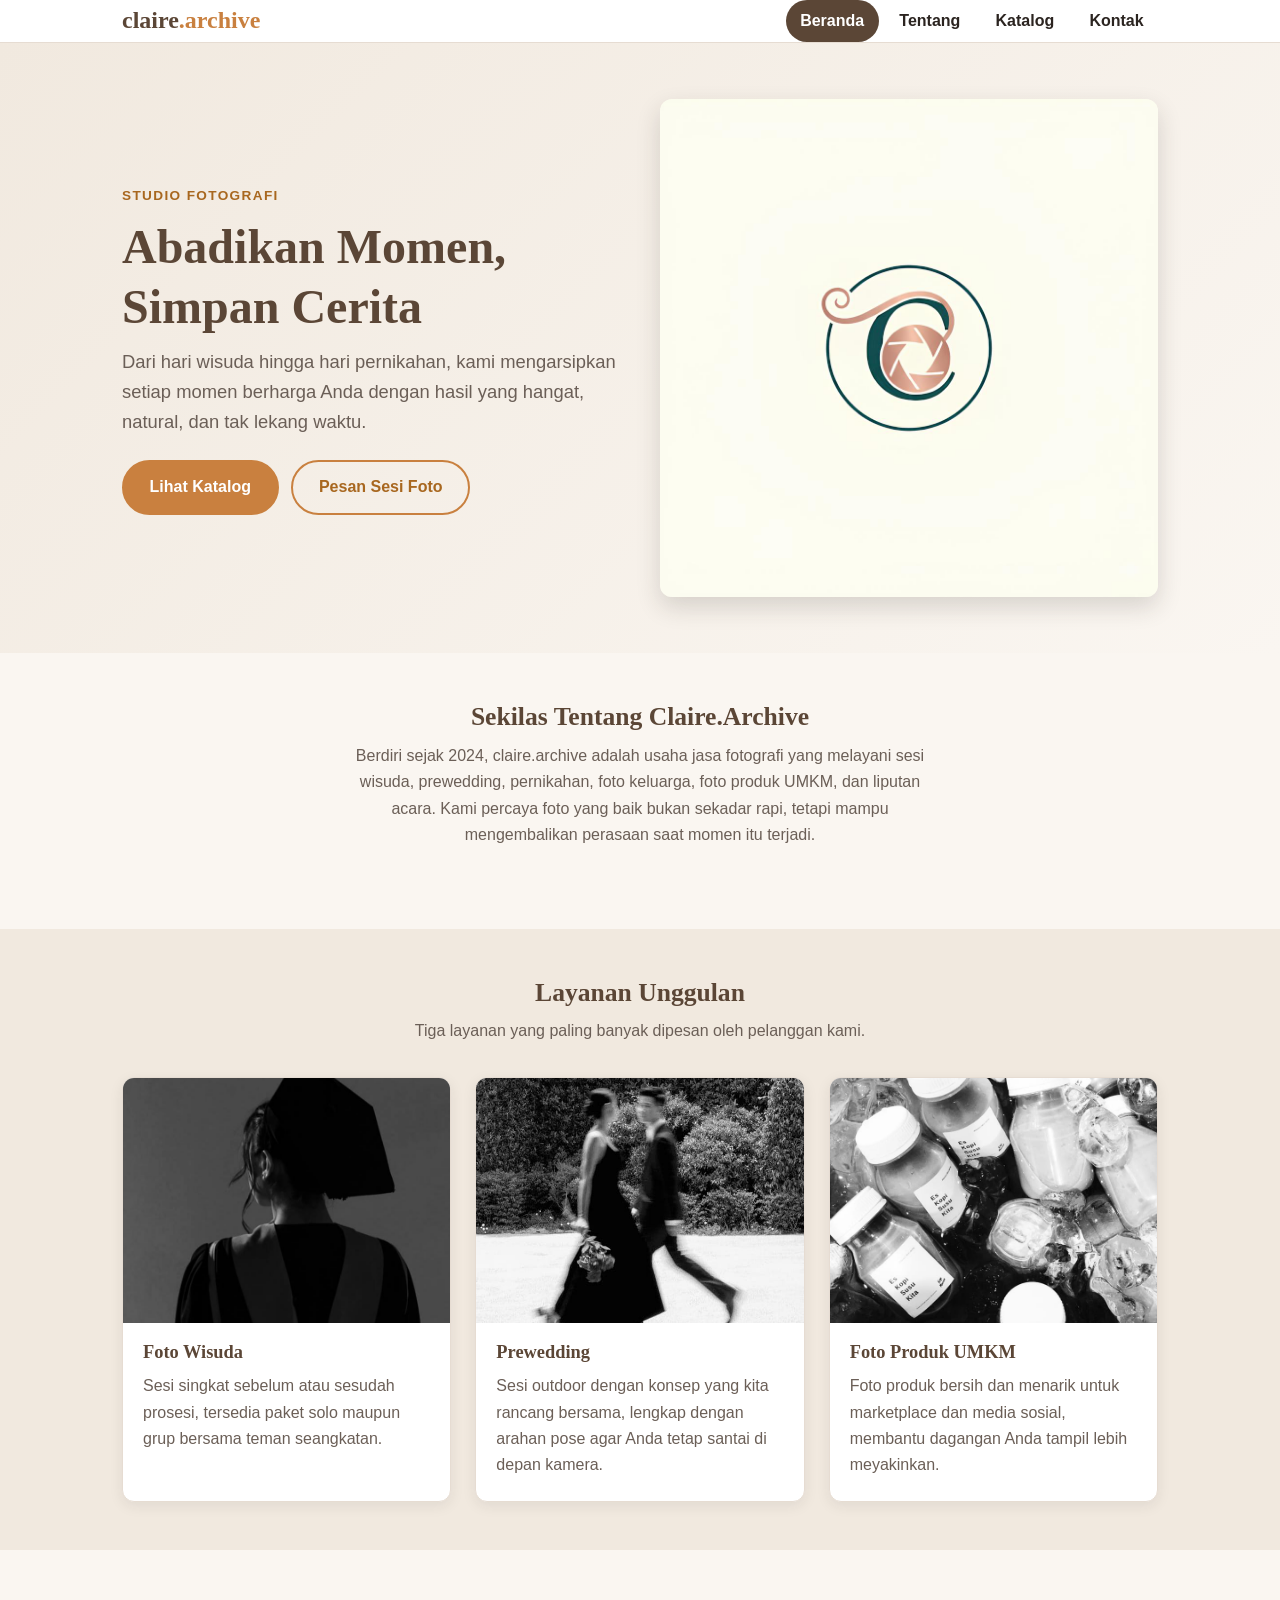
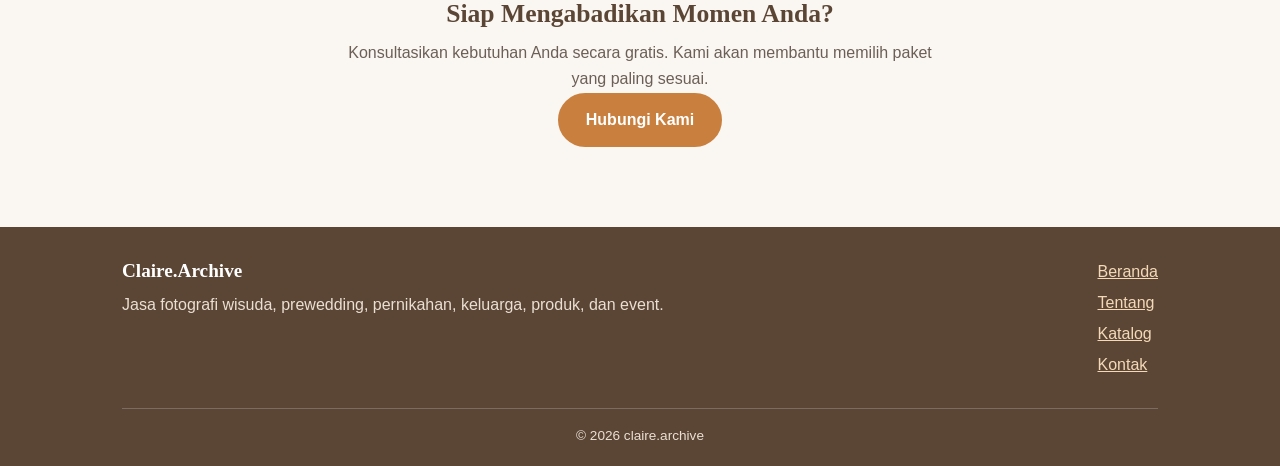
<file: tugas-uts/index.html>
<!DOCTYPE html>
<html lang="id">
<head>
  <meta charset="UTF-8">
  <meta name="viewport" content="width=device-width, initial-scale=1.0">
  <meta name="description" content="claire.archive, jasa fotografi wisuda, prewedding, pernikahan, keluarga, dan produk dengan hasil yang hangat dan natural.">
  <title>Beranda | claire.archive - Jasa Fotografi</title>
  <link rel="stylesheet" href="css/style.css">
</head>
<body>
  <header class="site-header">
    <div class="container header-inner">
      <a href="index.html" class="logo">claire<span>.archive</span></a>
      <button class="menu-toggle" id="menuToggle" type="button" aria-expanded="false" aria-controls="menuUtama" aria-label="Buka menu navigasi">&#9776;</button>
      <nav class="nav" id="menuUtama" aria-label="Navigasi utama">
        <ul class="nav-list">
          <li><a href="index.html" aria-current="page">Beranda</a></li>
          <li><a href="tentang.html">Tentang</a></li>
          <li><a href="katalog.html">Katalog</a></li>
          <li><a href="kontak.html">Kontak</a></li>
        </ul>
      </nav>
    </div>
  </header>

  <main>
    <section class="hero" aria-labelledby="judul-hero">
      <div class="container hero-inner">
        <div class="hero-teks">
          <span class="hero-label">Studio Fotografi</span>
          <h1 id="judul-hero">Abadikan Momen, Simpan Cerita</h1>
          <p class="hero-tagline">Dari hari wisuda hingga hari pernikahan, kami mengarsipkan setiap momen berharga Anda dengan hasil yang hangat, natural, dan tak lekang waktu.</p>
          <div class="hero-aksi">
            <a href="katalog.html" class="btn">Lihat Katalog</a>
            <a href="kontak.html" class="btn btn-outline">Pesan Sesi Foto</a>
          </div>
        </div>
        <div class="hero-gambar">
          <img src="img/claire.jpeg " alt="Fotografer Claire.Archive sedang memotret pasangan di taman saat golden hour" width="800" height="600">
        </div>
      </div>
    </section>

    <section class="section" aria-labelledby="judul-ringkasan">
      <div class="container">
        <div class="section-judul">
          <h2 id="judul-ringkasan">Sekilas Tentang Claire.Archive</h2>
          <p>Berdiri sejak 2024, claire.archive adalah usaha jasa fotografi yang melayani sesi wisuda, prewedding, pernikahan, foto keluarga, foto produk UMKM, dan liputan acara. Kami percaya foto yang baik bukan sekadar rapi, tetapi mampu mengembalikan perasaan saat momen itu terjadi.</p>
        </div>
      </div>
    </section>

    <section class="section section-alt" aria-labelledby="judul-unggulan">
      <div class="container">
        <div class="section-judul">
          <h2 id="judul-unggulan">Layanan Unggulan</h2>
          <p>Tiga layanan yang paling banyak dipesan oleh pelanggan kami.</p>
        </div>
        <div class="grid-3">
          <article class="card">
            <img src="img/wisuda.jpeg" alt="Wisudawati berpose memegang buket bunga di depan gedung kampus" width="800" height="600">
            <div class="card-isi">
              <h3>Foto Wisuda</h3>
              <p>Sesi singkat sebelum atau sesudah prosesi, tersedia paket solo maupun grup bersama teman seangkatan.</p>
            </div>
          </article>
          <article class="card">
            <img src="img/prewed.jpeg" alt="Pasangan prewedding berjalan bergandengan tangan di tepi pantai saat matahari terbenam" width="800" height="600">
            <div class="card-isi">
              <h3>Prewedding</h3>
              <p>Sesi outdoor dengan konsep yang kita rancang bersama, lengkap dengan arahan pose agar Anda tetap santai di depan kamera.</p>
            </div>
          </article>
          <article class="card">
            <img src="img/produk.jpeg" alt="Produk kerajinan tangan ditata rapi di atas meja dengan pencahayaan lembut" width="800" height="600">
            <div class="card-isi">
              <h3>Foto Produk UMKM</h3>
              <p>Foto produk bersih dan menarik untuk marketplace dan media sosial, membantu dagangan Anda tampil lebih meyakinkan.</p>
            </div>
          </article>
        </div>
      </div>
    </section>

    <section class="section" aria-labelledby="judul-ajakan">
      <div class="container section-judul">
        <h2 id="judul-ajakan">Siap Mengabadikan Momen Anda?</h2>
        <p>Konsultasikan kebutuhan Anda secara gratis. Kami akan membantu memilih paket yang paling sesuai.</p>
        <a href="kontak.html" class="btn">Hubungi Kami</a>
      </div>
    </section>
  </main>

  <footer class="site-footer">
    <div class="container">
      <div class="footer-inner">
        <div>
          <h2>Claire.Archive</h2>
          <p>Jasa fotografi wisuda, prewedding, pernikahan, keluarga, produk, dan event.</p>
        </div>
        <nav aria-label="Navigasi footer">
          <ul class="footer-menu">
            <li><a href="index.html">Beranda</a></li>
            <li><a href="tentang.html">Tentang</a></li>
            <li><a href="katalog.html">Katalog</a></li>
            <li><a href="kontak.html">Kontak</a></li>
          </ul>
        </nav>
      </div>
      <p class="hak-cipta">&copy; 2026 claire.archive </p>
    </div>
  </footer>

  <script src="js/script.js"></script>
</body>
</html>
</file>
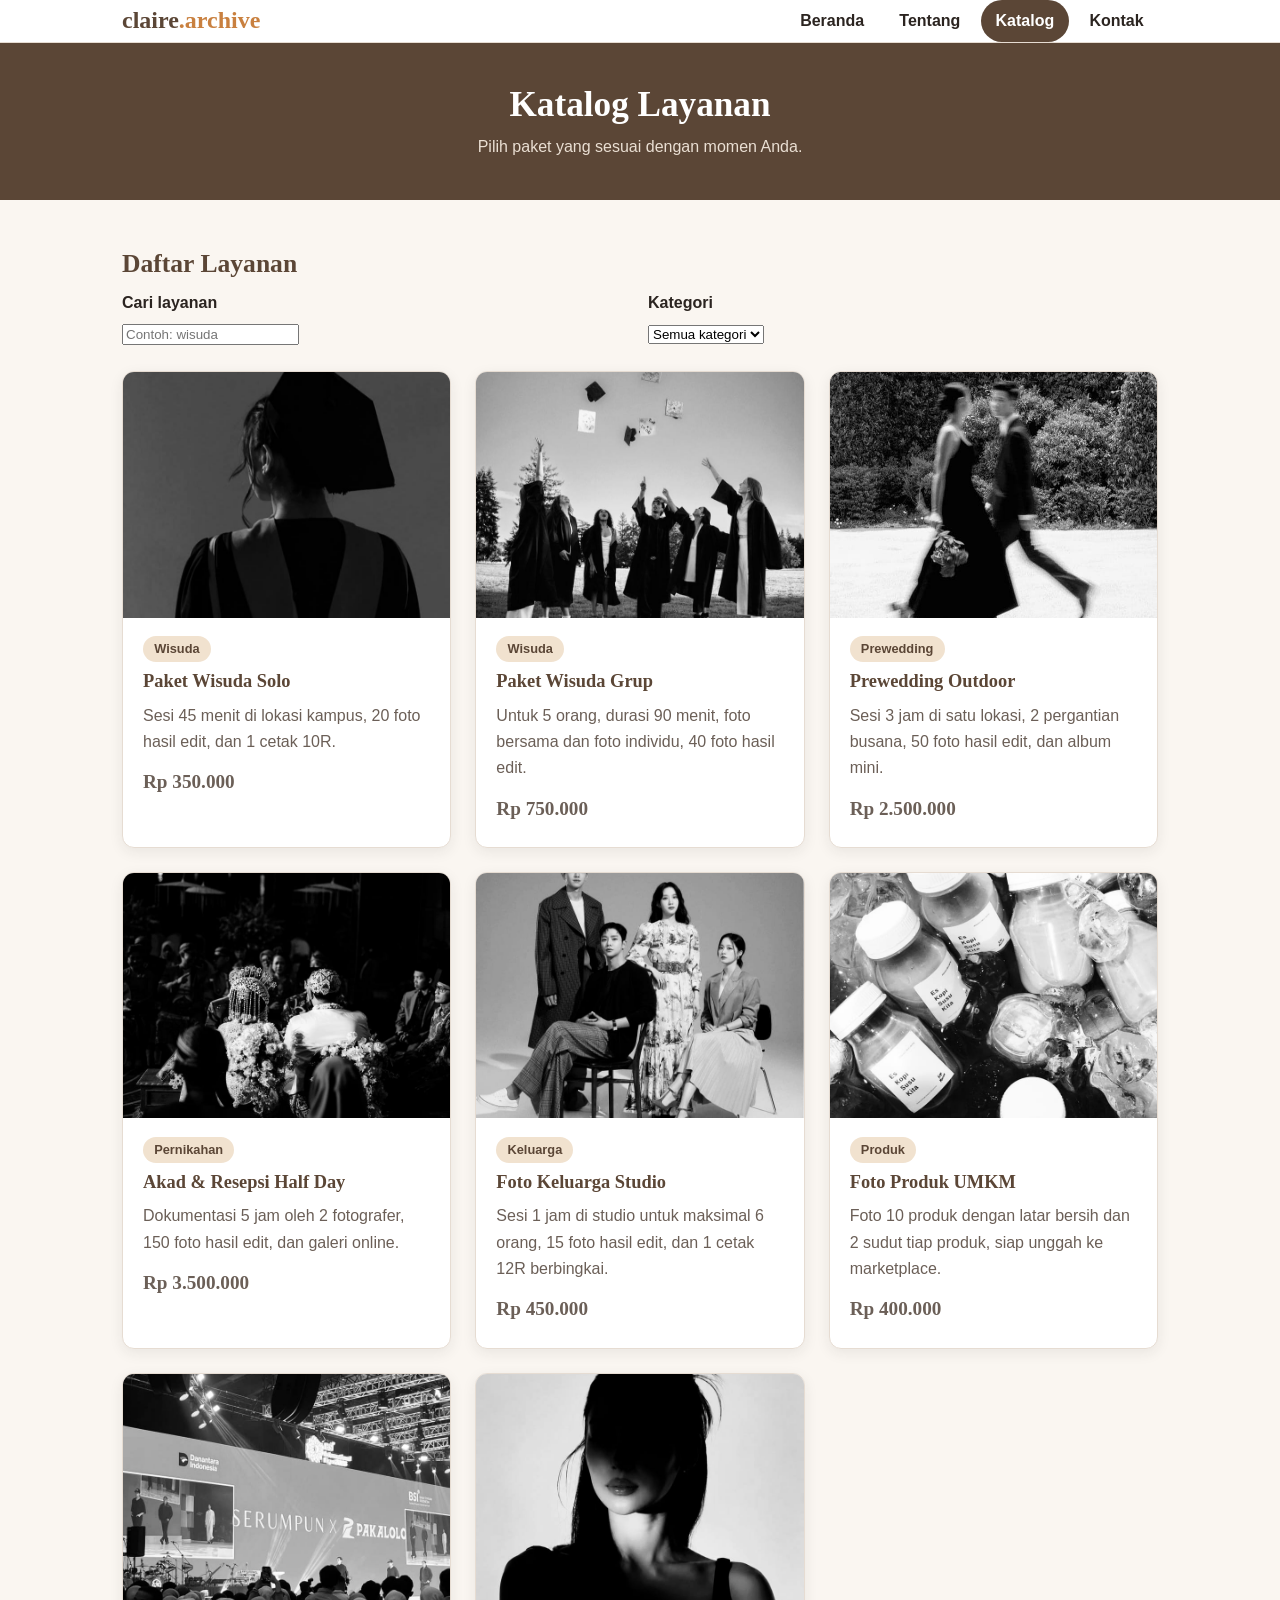
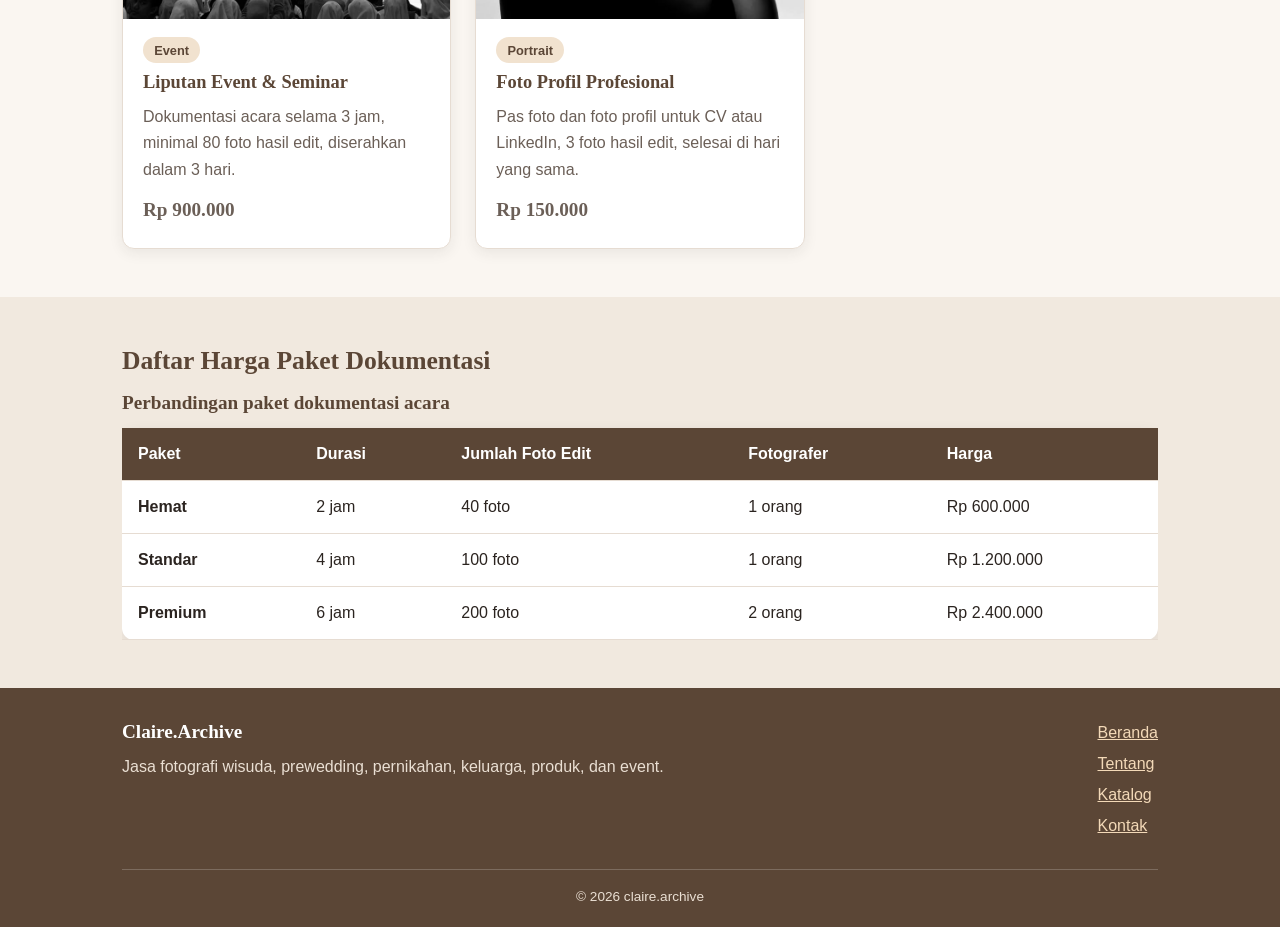
<file: tugas-uts/katalog.html>
<!DOCTYPE html>
<html lang="id">
<head>
  <meta charset="UTF-8">
  <meta name="viewport" content="width=device-width, initial-scale=1.0">
  <meta name="description" content="Katalog layanan fotografi Claire.Archive beserta daftar harga paket wisuda, prewedding, pernikahan, keluarga, produk, dan event.">
  <title>Katalog &amp; Harga | claire.archive</title>
  <link rel="stylesheet" href="css/style.css">
</head>
<body>
  <header class="site-header">
    <div class="container header-inner">
      <a href="index.html" class="logo">claire<span>.archive</span></a>
      <button class="menu-toggle" id="menuToggle" type="button" aria-expanded="false" aria-controls="menuUtama" aria-label="Buka menu navigasi">&#9776;</button>
      <nav class="nav" id="menuUtama" aria-label="Navigasi utama">
        <ul class="nav-list">
          <li><a href="index.html">Beranda</a></li>
          <li><a href="tentang.html">Tentang</a></li>
          <li><a href="katalog.html" aria-current="page">Katalog</a></li>
          <li><a href="kontak.html">Kontak</a></li>
        </ul>
      </nav>
    </div>
  </header>

  <main>
    <section class="page-banner" aria-labelledby="judul-halaman">
      <div class="container">
        <h1 id="judul-halaman">Katalog Layanan</h1>
        <p>Pilih paket yang sesuai dengan momen Anda.</p>
      </div>
    </section>

    <section class="section" aria-labelledby="judul-layanan">
      <div class="container">
        <h2 id="judul-layanan">Daftar Layanan</h2>

        <div class="filter-bar" id="filterBar">
          <div class="filter-grup">
            <label for="cariNama">Cari layanan</label>
            <input type="search" id="cariNama" placeholder="Contoh: wisuda">
          </div>
          <div class="filter-grup">
            <label for="filterKategori">Kategori</label>
            <select id="filterKategori">
              <option value="semua">Semua kategori</option>
            </select>
          </div>
        </div>

        <div class="katalog-grid" id="katalogGrid">
          <article class="card" data-kategori="Wisuda">
            <img src="img/wisuda.jpeg" alt="Wisudawati berpose memegang buket bunga di depan gedung kampus" width="800" height="600">
            <div class="card-isi">
              <span class="badge">Wisuda</span>
              <h3>Paket Wisuda Solo</h3>
              <p>Sesi 45 menit di lokasi kampus, 20 foto hasil edit, dan 1 cetak 10R.</p>
              <p class="harga">Rp 350.000</p>
            </div>
          </article>
          <article class="card" data-kategori="Wisuda">
            <img src="img/wisudagrup.jpeg" alt="Lima sahabat mengenakan toga melempar topi bersama" width="800" height="600">
            <div class="card-isi">
              <span class="badge">Wisuda</span>
              <h3>Paket Wisuda Grup</h3>
              <p>Untuk 5 orang, durasi 90 menit, foto bersama dan foto individu, 40 foto hasil edit.</p>
              <p class="harga">Rp 750.000</p>
            </div>
          </article>
          <article class="card" data-kategori="Prewedding">
            <img src="img/prewed.jpeg" alt="Pasangan prewedding berjalan bergandengan tangan di tepi pantai saat matahari terbenam" width="800" height="600">
            <div class="card-isi">
              <span class="badge">Prewedding</span>
              <h3>Prewedding Outdoor</h3>
              <p>Sesi 3 jam di satu lokasi, 2 pergantian busana, 50 foto hasil edit, dan album mini.</p>
              <p class="harga">Rp 2.500.000</p>
            </div>
          </article>
          <article class="card" data-kategori="Pernikahan">
            <img src="img/resepsi.jpeg" alt="Pengantin saling bertukar cincin saat prosesi akad" width="800" height="600">
            <div class="card-isi">
              <span class="badge">Pernikahan</span>
              <h3>Akad &amp; Resepsi Half Day</h3>
              <p>Dokumentasi 5 jam oleh 2 fotografer, 150 foto hasil edit, dan galeri online.</p>
              <p class="harga">Rp 3.500.000</p>
            </div>
          </article>
          <article class="card" data-kategori="Keluarga">
            <img src="img/family.jpeg" alt="Keluarga beranggotakan empat orang tersenyum di studio berlatar krem" width="800" height="600">
            <div class="card-isi">
              <span class="badge">Keluarga</span>
              <h3>Foto Keluarga Studio</h3>
              <p>Sesi 1 jam di studio untuk maksimal 6 orang, 15 foto hasil edit, dan 1 cetak 12R berbingkai.</p>
              <p class="harga">Rp 450.000</p>
            </div>
          </article>
          <article class="card" data-kategori="Produk">
            <img src="img/produk.jpeg" alt="Produk kerajinan tangan ditata rapi di atas meja dengan pencahayaan lembut" width="800" height="600">
            <div class="card-isi">
              <span class="badge">Produk</span>
              <h3>Foto Produk UMKM</h3>
              <p>Foto 10 produk dengan latar bersih dan 2 sudut tiap produk, siap unggah ke marketplace.</p>
              <p class="harga">Rp 400.000</p>
            </div>
          </article>
          <article class="card" data-kategori="Event">
            <img src="img/event.jpeg" alt="Pembicara berdiri di panggung seminar di hadapan peserta" width="800" height="600">
            <div class="card-isi">
              <span class="badge">Event</span>
              <h3>Liputan Event &amp; Seminar</h3>
              <p>Dokumentasi acara selama 3 jam, minimal 80 foto hasil edit, diserahkan dalam 3 hari.</p>
              <p class="harga">Rp 900.000</p>
            </div>
          </article>
          <article class="card" data-kategori="Portrait">
            <img src="img/profil.jpeg" alt="Potret profesional seorang pria berkemeja rapi dengan latar polos" width="800" height="600">
            <div class="card-isi">
              <span class="badge">Portrait</span>
              <h3>Foto Profil Profesional</h3>
              <p>Pas foto dan foto profil untuk CV atau LinkedIn, 3 foto hasil edit, selesai di hari yang sama.</p>
              <p class="harga">Rp 150.000</p>
            </div>
          </article>
        </div>
        <p class="pesan-kosong" id="pesanKosong" role="status" hidden>Tidak ada layanan yang cocok dengan pencarian Anda.</p>
      </div>
    </section>

    <section class="section section-alt" aria-labelledby="judul-tabel">
      <div class="container">
        <h2 id="judul-tabel">Daftar Harga Paket Dokumentasi</h2>
        <div class="tabel-wrap">
          <table>
            <caption>Perbandingan paket dokumentasi acara</caption>
            <thead>
              <tr>
                <th scope="col">Paket</th>
                <th scope="col">Durasi</th>
                <th scope="col">Jumlah Foto Edit</th>
                <th scope="col">Fotografer</th>
                <th scope="col">Harga</th>
              </tr>
            </thead>
            <tbody>
              <tr>
                <th scope="row">Hemat</th>
                <td>2 jam</td>
                <td>40 foto</td>
                <td>1 orang</td>
                <td>Rp 600.000</td>
              </tr>
              <tr>
                <th scope="row">Standar</th>
                <td>4 jam</td>
                <td>100 foto</td>
                <td>1 orang</td>
                <td>Rp 1.200.000</td>
              </tr>
              <tr>
                <th scope="row">Premium</th>
                <td>6 jam</td>
                <td>200 foto</td>
                <td>2 orang</td>
                <td>Rp 2.400.000</td>
              </tr>
            </tbody>
          </table>
        </div>
      </div>
    </section>
  </main>

  <footer class="site-footer">
    <div class="container">
      <div class="footer-inner">
        <div>
          <h2>Claire.Archive</h2>
          <p>Jasa fotografi wisuda, prewedding, pernikahan, keluarga, produk, dan event.</p>
        </div>
        <nav aria-label="Navigasi footer">
          <ul class="footer-menu">
            <li><a href="index.html">Beranda</a></li>
            <li><a href="tentang.html">Tentang</a></li>
            <li><a href="katalog.html">Katalog</a></li>
            <li><a href="kontak.html">Kontak</a></li>
          </ul>
        </nav>
      </div>
      <p class="hak-cipta">&copy; 2026 claire.archive</p>
    </div>
  </footer>

  <script src="js/script.js"></script>
</body>
</html>
</file>
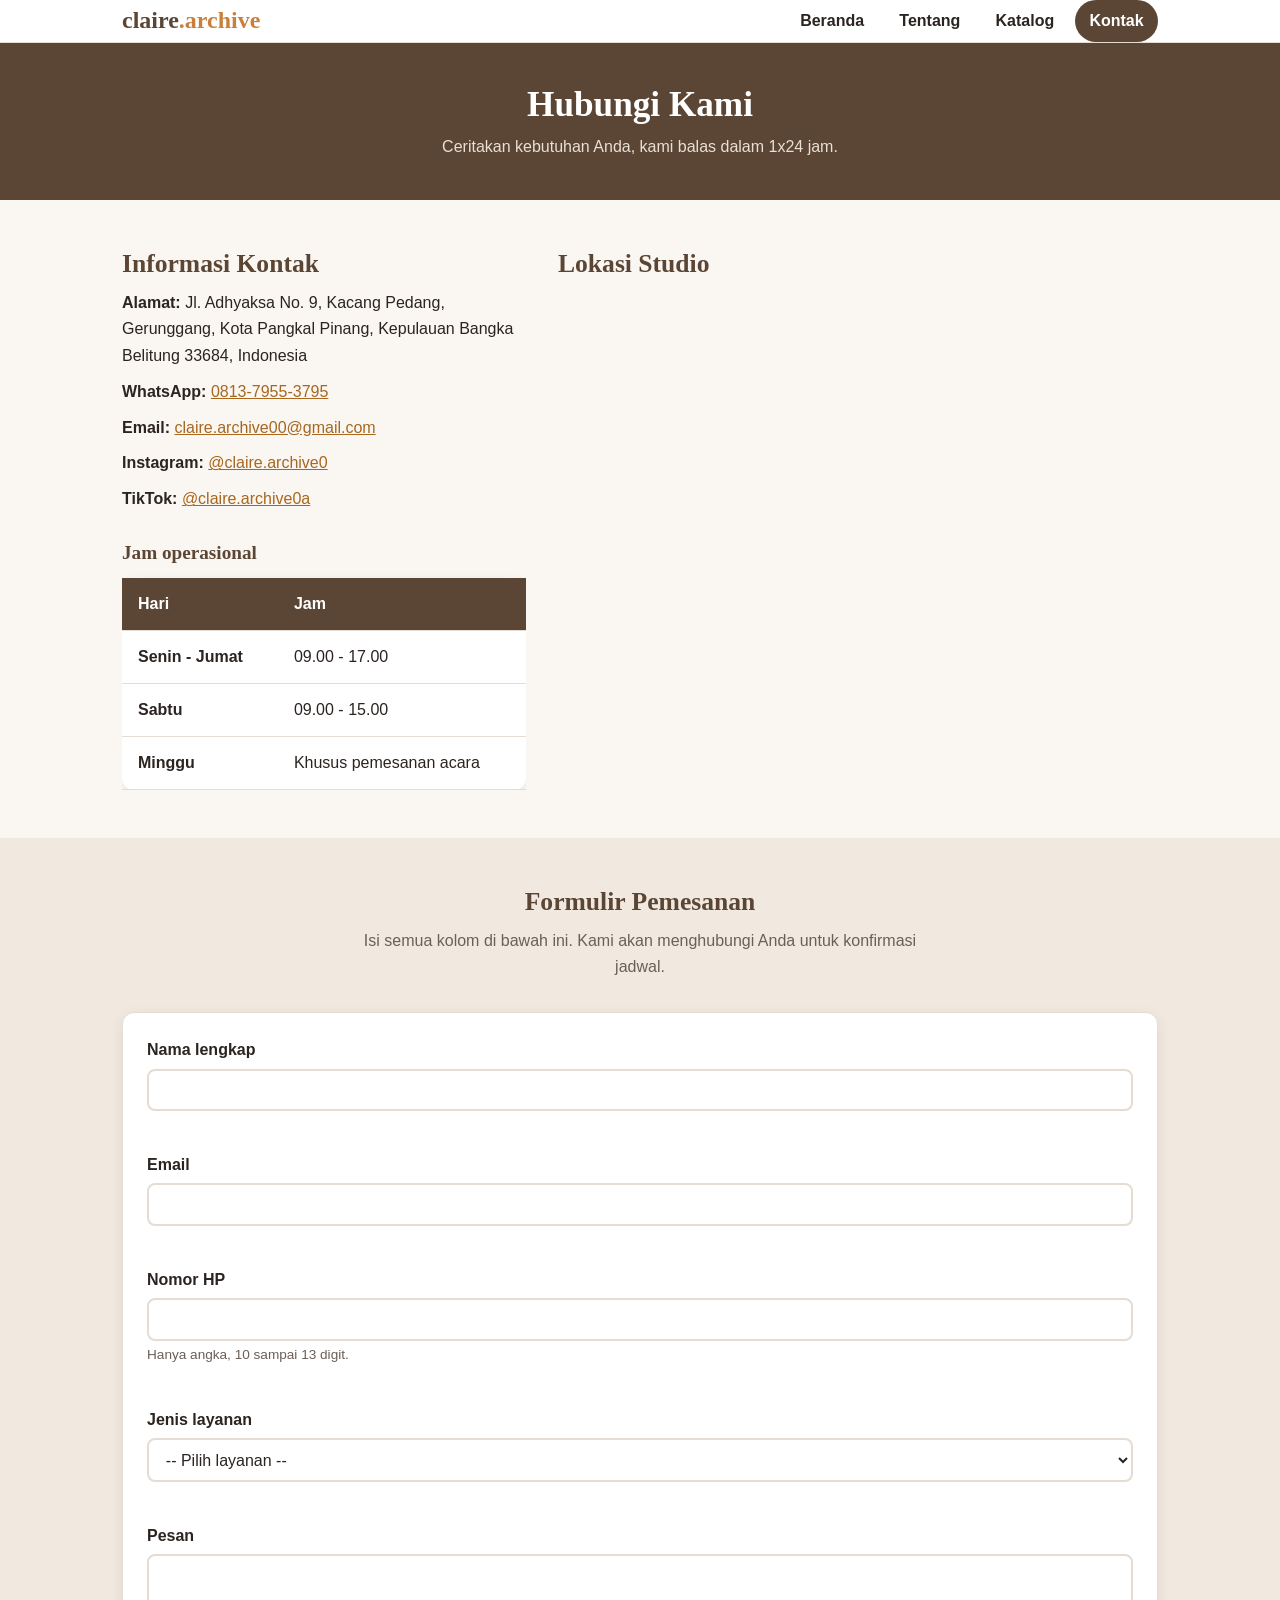
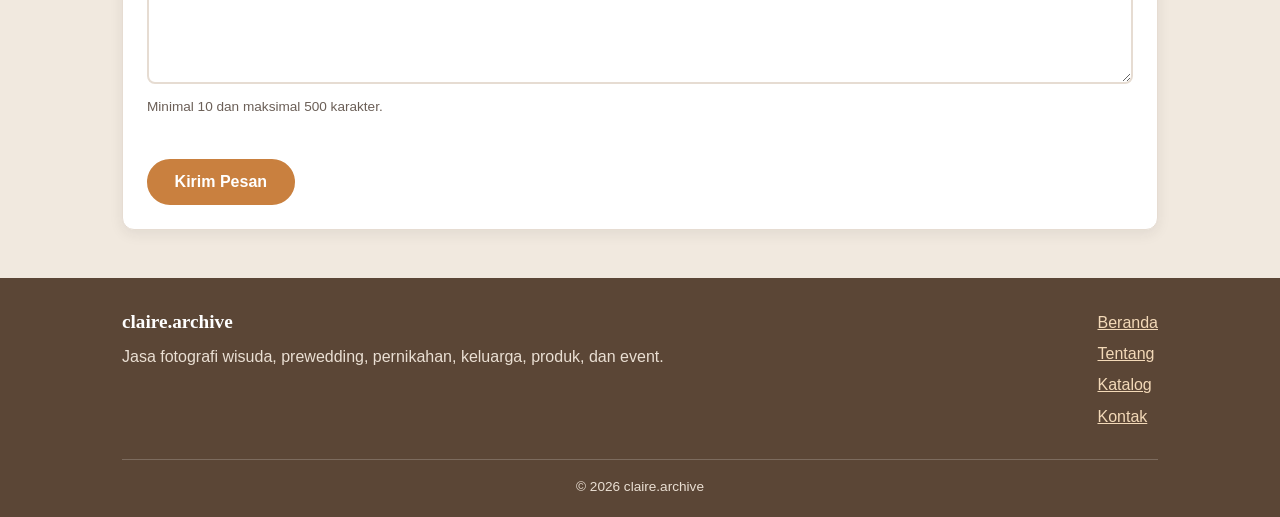
<file: tugas-uts/kontak.html>
<!DOCTYPE html>
<html lang="id">
<head>
  <meta charset="UTF-8">
  <meta name="viewport" content="width=device-width, initial-scale=1.0">
  <meta name="description" content="Hubungi claire.archive untuk memesan sesi foto. Alamat, media sosial, peta, dan formulir kontak.">
  <title>Kontak &amp; Pemesanan | claire.archive</title>
  <link rel="stylesheet" href="css/style.css">
</head>
<body>
  <header class="site-header">
    <div class="container header-inner">
      <a href="index.html" class="logo">claire<span>.archive</span></a>
      <button class="menu-toggle" id="menuToggle" type="button" aria-expanded="false" aria-controls="menuUtama" aria-label="Buka menu navigasi">&#9776;</button>
      <nav class="nav" id="menuUtama" aria-label="Navigasi utama">
        <ul class="nav-list">
          <li><a href="index.html">Beranda</a></li>
          <li><a href="tentang.html">Tentang</a></li>
          <li><a href="katalog.html">Katalog</a></li>
          <li><a href="kontak.html" aria-current="page">Kontak</a></li>
        </ul>
      </nav>
    </div>
  </header>

  <main>
    <section class="page-banner" aria-labelledby="judul-halaman">
      <div class="container">
        <h1 id="judul-halaman">Hubungi Kami</h1>
        <p>Ceritakan kebutuhan Anda, kami balas dalam 1x24 jam.</p>
      </div>
    </section>

    <div class="section">
      <div class="container kontak-grid">
        <article>
          <h2 id="judul-info">Informasi Kontak</h2>
          <ul class="info-list">
            <li><strong>Alamat:</strong> Jl. Adhyaksa No. 9, Kacang Pedang, Gerunggang, Kota Pangkal Pinang, Kepulauan Bangka Belitung 33684, Indonesia</li>
            <li><strong>WhatsApp:</strong> <a href="https://wa.me/6281379553795" target="_blank" rel="noopener">0813-7955-3795</a></li>
            <li><strong>Email:</strong> <a href="https://mail.google.com/mail/?view=cm&amp;fs=1&amp;to=claire.archive00@gmail.com&amp;su=Tanya%20Layanan%20claire.archive" target="_blank" rel="noopener">claire.archive00@gmail.com</a></li>
            <li><strong>Instagram:</strong> <a href="https://www.instagram.com/claire.archive0/" target="_blank" rel="noopener">@claire.archive0</a></li>
            <li><strong>TikTok:</strong> <a href="https://www.tiktok.com/@claire.archive0a" target="_blank" rel="noopener">@claire.archive0a</a></li>
          </ul>

          <div class="tabel-wrap">
            <table>
              <caption>Jam operasional</caption>
              <thead>
                <tr>
                  <th scope="col">Hari</th>
                  <th scope="col">Jam</th>
                </tr>
              </thead>
              <tbody>
                <tr>
                  <th scope="row">Senin - Jumat</th>
                  <td>09.00 - 17.00</td>
                </tr>
                <tr>
                  <th scope="row">Sabtu</th>
                  <td>09.00 - 15.00</td>
                </tr>
                <tr>
                  <th scope="row">Minggu</th>
                  <td>Khusus pemesanan acara</td>
                </tr>
              </tbody>
            </table>
          </div>
        </article>

        <article>
          <h2>Lokasi Studio</h2>
          <iframe title="Peta lokasi studio claire.archive" src="https://www.google.com/maps/embed?pb=!1m18!1m12!1m3!1d2658.2969834001883!2d106.10393910955847!3d-2.1246566834461738!2m3!1f0!2f0!3f0!3m2!1i1024!2i768!4f13.1!3m3!1m2!1s0x2e22c125a0f4c45f%3A0x61d9605e6f5c65f1!2sSekolah%20Tinggi%20Ilmu%20Ekonomi%20Perguruan%20Tinggi%20Bangka%20-%20STIE%20PERTIBA%20-%20Kampus%20Pertama%20dan%20Terbaik%20Bangka%20Belitung!5e0!3m2!1sid!2sid!4v1794673952370!5m2!1sid!2sid" width="600" height="450" style="border:0;" allowfullscreen loading="lazy" referrerpolicy="strict-origin-when-cross-origin"></iframe>
        </article>
      </div>
    </div>

    <section class="section section-alt" aria-labelledby="judul-form">
      <div class="container">
        <div class="section-judul">
          <h2 id="judul-form">Formulir Pemesanan</h2>
          <p>Isi semua kolom di bawah ini. Kami akan menghubungi Anda untuk konfirmasi jadwal.</p>
        </div>

        <form class="form-kontak" id="formKontak" action="#" method="get">
          <p class="pesan-sukses" id="pesanSukses" role="status">Terima kasih! Pesan Anda sudah kami terima dan akan segera dibalas.</p>

          <div class="form-grup">
            <label for="nama">Nama lengkap</label>
            <input type="text" id="nama" name="nama" required minlength="3" maxlength="60" autocomplete="name">
            <p class="pesan-error" id="error-nama"></p>
          </div>

          <div class="form-grup">
            <label for="email">Email</label>
            <input type="email" id="email" name="email" required autocomplete="email">
            <p class="pesan-error" id="error-email"></p>
          </div>

          <div class="form-grup">
            <label for="hp">Nomor HP</label>
            <input type="tel" id="hp" name="hp" required pattern="[0-9]{10,13}" title="Masukkan 10 sampai 13 digit angka tanpa spasi atau tanda hubung" inputmode="numeric" autocomplete="tel">
            <span class="petunjuk">Hanya angka, 10 sampai 13 digit.</span>
            <p class="pesan-error" id="error-hp"></p>
          </div>

          <div class="form-grup">
            <label for="layanan">Jenis layanan</label>
            <select id="layanan" name="layanan" required>
              <option value="">-- Pilih layanan --</option>
              <option value="wisuda">Foto Wisuda</option>
              <option value="prewedding">Prewedding</option>
              <option value="pernikahan">Pernikahan</option>
              <option value="keluarga">Foto Keluarga</option>
              <option value="produk">Foto Produk UMKM</option>
              <option value="event">Liputan Event</option>
              <option value="profil">Foto Profil</option>
            </select>
            <p class="pesan-error" id="error-layanan"></p>
          </div>

          <div class="form-grup">
            <label for="pesan">Pesan</label>
            <textarea id="pesan" name="pesan" required minlength="10" maxlength="500"></textarea>
            <span class="petunjuk">Minimal 10 dan maksimal 500 karakter.</span>
            <p class="pesan-error" id="error-pesan"></p>
          </div>

          <button type="submit" class="btn">Kirim Pesan</button>
        </form>
      </div>
    </section>
  </main>

  <footer class="site-footer">
    <div class="container">
      <div class="footer-inner">
        <div>
          <h2>claire.archive</h2>
          <p>Jasa fotografi wisuda, prewedding, pernikahan, keluarga, produk, dan event.</p>
        </div>
        <nav aria-label="Navigasi footer">
          <ul class="footer-menu">
            <li><a href="index.html">Beranda</a></li>
            <li><a href="tentang.html">Tentang</a></li>
            <li><a href="katalog.html">Katalog</a></li>
            <li><a href="kontak.html">Kontak</a></li>
          </ul>
        </nav>
      </div>
      <p class="hak-cipta">&copy; 2026 claire.archive</p>
    </div>
  </footer>

  <script src="js/script.js"></script>
</body>
</html>
</file>
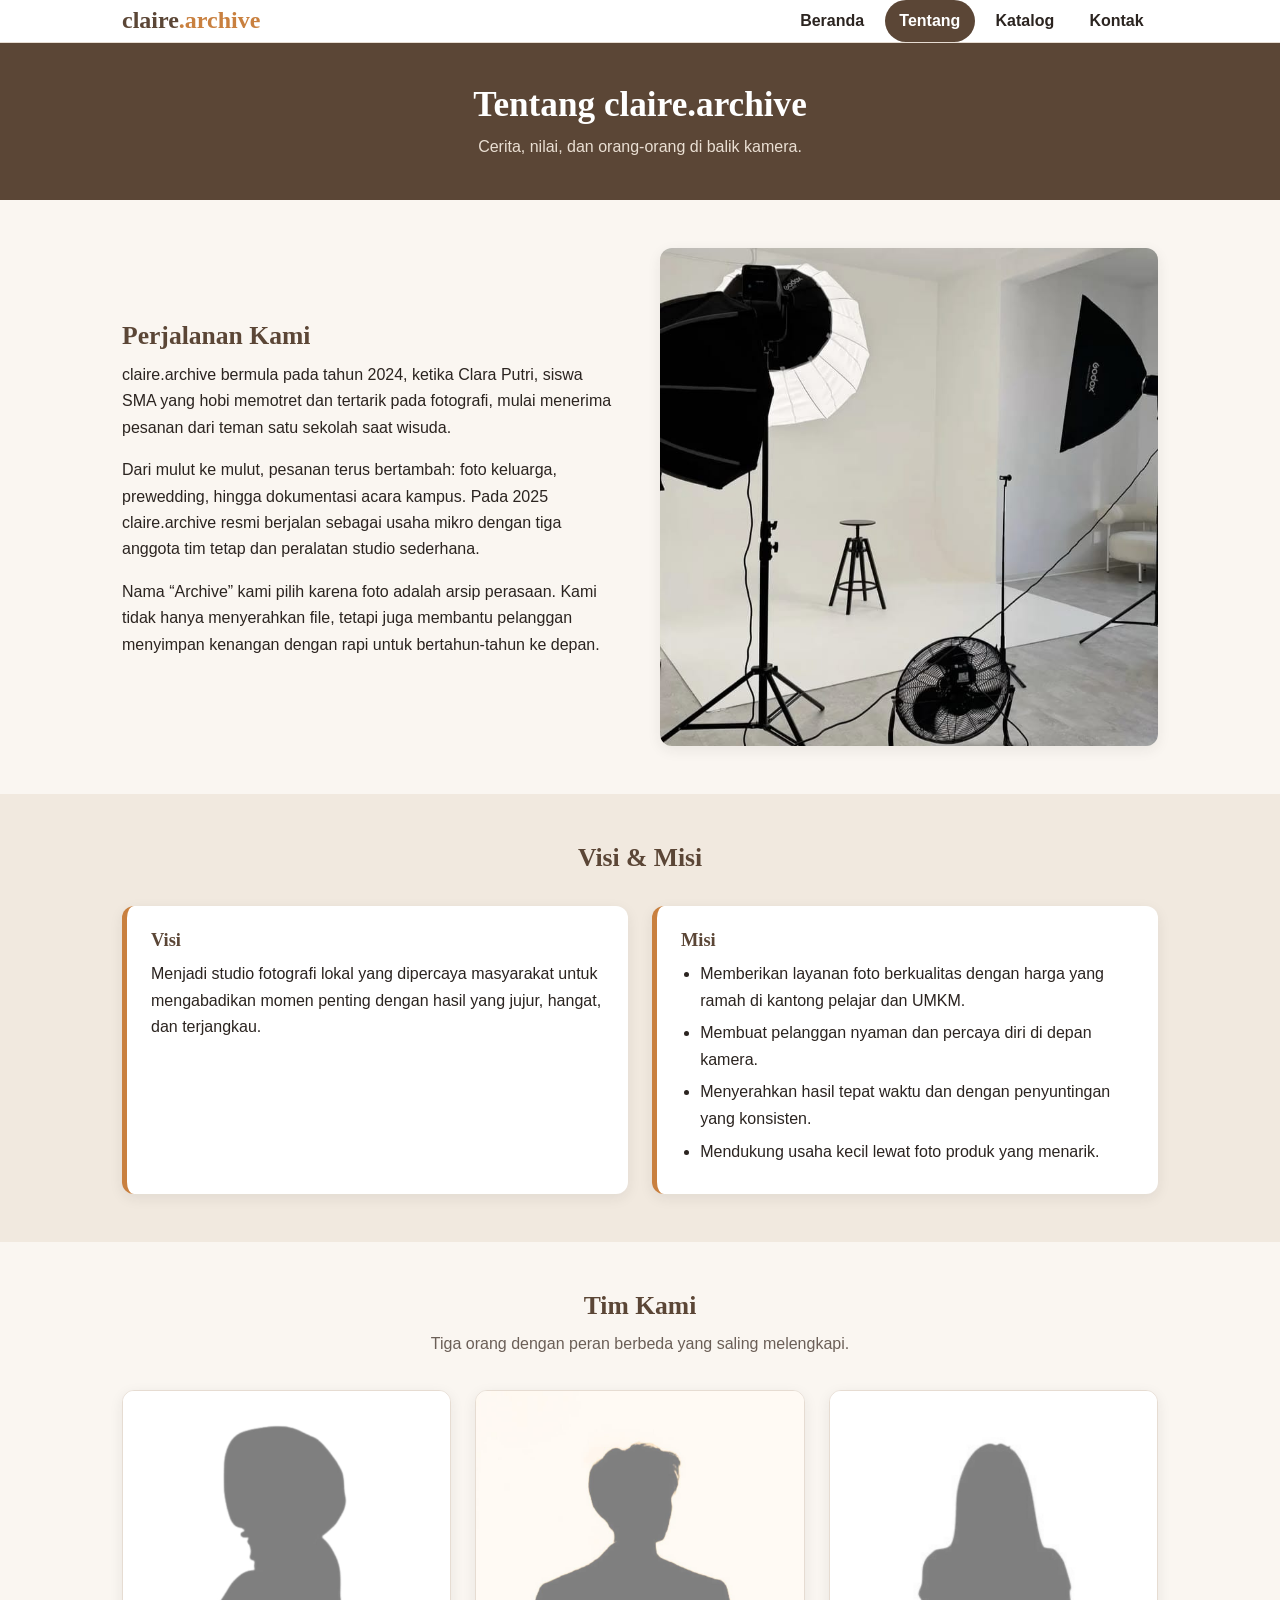
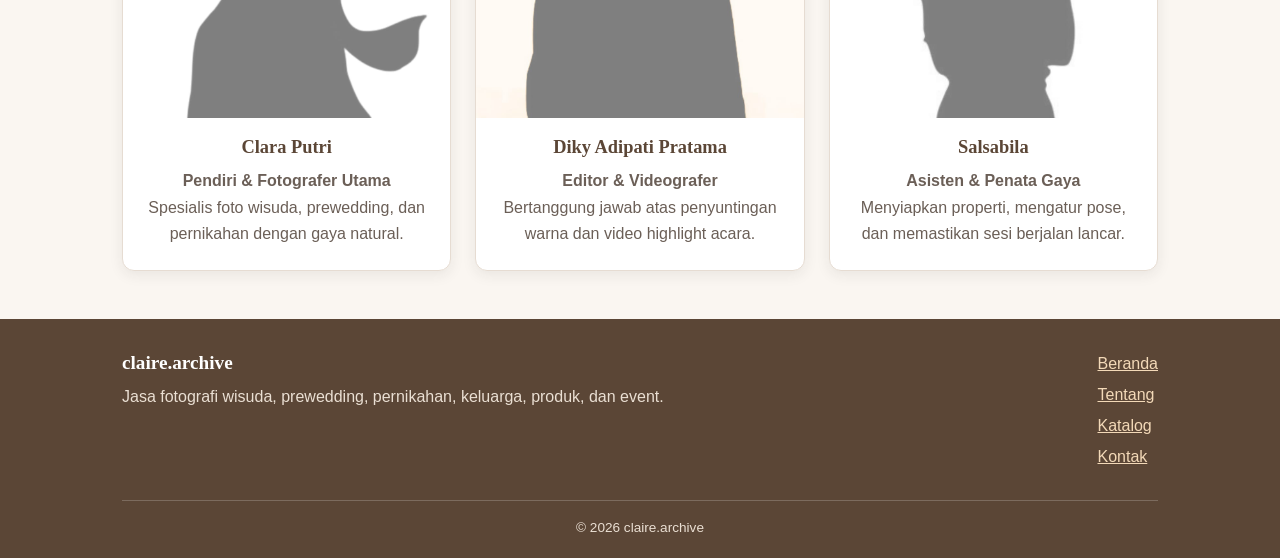
<file: tugas-uts/tentang.html>
<!DOCTYPE html>
<html lang="id">
<head>
  <meta charset="UTF-8">
  <meta name="viewport" content="width=device-width, initial-scale=1.0">
  <meta name="description" content="Kenali sejarah, visi, misi, dan tim di balik claire.archive, studio jasa fotografi.">
  <title>Tentang Kami | claire.archive</title>
  <link rel="stylesheet" href="css/style.css">
</head>
<body>
  <header class="site-header">
    <div class="container header-inner">
      <a href="index.html" class="logo">claire<span>.archive</span></a>
      <button class="menu-toggle" id="menuToggle" type="button" aria-expanded="false" aria-controls="menuUtama" aria-label="Buka menu navigasi">&#9776;</button>
      <nav class="nav" id="menuUtama" aria-label="Navigasi utama">
        <ul class="nav-list">
          <li><a href="index.html">Beranda</a></li>
          <li><a href="tentang.html" aria-current="page">Tentang</a></li>
          <li><a href="katalog.html">Katalog</a></li>
          <li><a href="kontak.html">Kontak</a></li>
        </ul>
      </nav>
    </div>
  </header>

  <main>
    <section class="page-banner">
      <div class="container">
        <h1 id="judul-halaman">Tentang claire.archive</h1>
        <p>Cerita, nilai, dan orang-orang di balik kamera.</p>
      </div>
    </section>

    <div class="section">
      <div class="container tentang-grid">
        <article>
          <h2 id="judul-sejarah">Perjalanan Kami</h2>
          <p>claire.archive bermula pada tahun 2024, ketika Clara Putri, siswa SMA yang hobi memotret dan tertarik pada fotografi, mulai menerima pesanan dari teman satu sekolah saat wisuda.</p>
          <p>Dari mulut ke mulut, pesanan terus bertambah: foto keluarga, prewedding, hingga dokumentasi acara kampus. Pada 2025 claire.archive resmi berjalan sebagai usaha mikro dengan tiga anggota tim tetap dan peralatan studio sederhana.</p>
          <p>Nama &ldquo;Archive&rdquo; kami pilih karena foto adalah arsip perasaan. Kami tidak hanya menyerahkan file, tetapi juga membantu pelanggan menyimpan kenangan dengan rapi untuk bertahun-tahun ke depan.</p>
        </article>
        <img src="img/studio.jpeg" alt="Suasana studio claire.archive dengan kamera, lampu, dan latar kain krem" width="800" height="600">
      </div>
    </div>

    <section class="section section-alt">
      <div class="container">
        <div class="section-judul">
          <h2 id="judul-visimisi">Visi &amp; Misi</h2>
        </div>
        <div class="visi-misi">
          <article class="kotak">
            <h3>Visi</h3>
            <p>Menjadi studio fotografi lokal yang dipercaya masyarakat untuk mengabadikan momen penting dengan hasil yang jujur, hangat, dan terjangkau.</p>
          </article>
          <article class="kotak">
            <h3>Misi</h3>
            <ul>
              <li>Memberikan layanan foto berkualitas dengan harga yang ramah di kantong pelajar dan UMKM.</li>
              <li>Membuat pelanggan nyaman dan percaya diri di depan kamera.</li>
              <li>Menyerahkan hasil tepat waktu dan dengan penyuntingan yang konsisten.</li>
              <li>Mendukung usaha kecil lewat foto produk yang menarik.</li>
            </ul>
          </article>
        </div>
      </div>
    </section>

    <section class="section">
      <div class="container">
        <div class="section-judul">
          <h2 id="judul-tim">Tim Kami</h2>
          <p>Tiga orang dengan peran berbeda yang saling melengkapi.</p>
        </div>
        <div class="grid-3">
          <article class="card tim-card">
            <img src="img/clara.jpeg" alt="Potret Clara Putri, pendiri dan fotografer utama" width="800" height="600">
            <div class="card-isi">
              <h3>Clara Putri</h3>
              <p class="tim-peran">Pendiri &amp; Fotografer Utama</p>
              <p>Spesialis foto wisuda, prewedding, dan pernikahan dengan gaya natural.</p>
            </div>
          </article>
          <article class="card tim-card">
            <img src="img/diky.jpeg" alt="Potret Diky Adipati Pratama, editor foto dan videografer" width="800" height="600">
            <div class="card-isi">
              <h3>Diky Adipati Pratama</h3>
              <p class="tim-peran">Editor &amp; Videografer</p>
              <p>Bertanggung jawab atas penyuntingan warna dan video highlight acara.</p>
            </div>
          </article>
          <article class="card tim-card">
            <img src="img/salsa.jpeg" alt="Potret Salsabila, asisten dan penata gaya" width="800" height="600">
            <div class="card-isi">
              <h3>Salsabila</h3>
              <p class="tim-peran">Asisten &amp; Penata Gaya</p>
              <p>Menyiapkan properti, mengatur pose, dan memastikan sesi berjalan lancar.</p>
            </div>
          </article>
        </div>
      </div>
    </section>
  </main>

  <footer class="site-footer">
    <div class="container">
      <div class="footer-inner">
        <div>
          <h2>claire.archive</h2>
          <p>Jasa fotografi wisuda, prewedding, pernikahan, keluarga, produk, dan event.</p>
        </div>
        <nav aria-label="Navigasi footer">
          <ul class="footer-menu">
            <li><a href="index.html">Beranda</a></li>
            <li><a href="tentang.html">Tentang</a></li>
            <li><a href="katalog.html">Katalog</a></li>
            <li><a href="kontak.html">Kontak</a></li>
          </ul>
        </nav>
      </div>
      <p class="hak-cipta">&copy; 2026 claire.archive</p>
    </div>
  </footer>

  <script src="js/script.js"></script>
</body>
</html>
</file>
<file: tugas-uts/css/style.css>
/* ==========================================================
   Claire.Archive - Stylesheet utama
   Struktur: variabel -> reset -> layout -> komponen -> media query
   ========================================================== */

/* ---------- 1. Variabel CSS ---------- */
:root {
  --warna-utama: #5b4636;
  --warna-aksen: #c9803f;
  --warna-aksen-gelap: #a8671f;
  --warna-latar: #faf6f1;
  --warna-kartu: #ffffff;
  --warna-teks: #2b2420;
  --warna-teks-lembut: #6b5f57;
  --warna-garis: #e6dcd2;
  --warna-error: #b3261e;
  --warna-sukses: #1e6b3a;
  --radius: 12px;
  --bayangan: 0 4px 14px rgba(43, 36, 32, 0.08);
  --bayangan-hover: 0 10px 24px rgba(43, 36, 32, 0.16);
  --font-judul: Georgia, "Times New Roman", serif;
  --font-isi: "Segoe UI", Tahoma, Arial, sans-serif;
}

/* ---------- 2. Reset dasar ---------- */
*,
*::before,
*::after {
  box-sizing: border-box;
}

body {
  margin: 0;
  font-family: var(--font-isi);
  line-height: 1.65;
  color: var(--warna-teks);
  background-color: var(--warna-latar);
}

img {
  display: block;
  max-width: 100%;
  height: auto;
}

h1,
h2,
h3 {
  font-family: var(--font-judul);
  color: var(--warna-utama);
  line-height: 1.25;
  margin: 0 0 0.6rem;
}

h1 {
  font-size: 2.2rem;
}

h2 {
  font-size: 1.6rem;
}

h3 {
  font-size: 1.15rem;
}

p {
  margin: 0 0 1rem;
}

a {
  color: var(--warna-aksen-gelap);
}

:focus-visible {
  outline: 3px solid var(--warna-aksen);
  outline-offset: 2px;
}

/* ---------- 3. Layout umum ---------- */
.container {
  width: 100%;
  max-width: 1100px;
  margin: 0 auto;
  padding: 0 1.25rem;
}

main {
  display: block;
}

.section {
  padding: 3rem 0;
}

.section-alt {
  background-color: #f1e9df;
}

.section-judul {
  text-align: center;
  margin-bottom: 2rem;
}

.section-judul p {
  color: var(--warna-teks-lembut);
  max-width: 600px;
  margin: 0 auto;
}

.page-banner {
  background-color: var(--warna-utama);
  color: #ffffff;
  padding: 2.5rem 0;
  text-align: center;
}

.page-banner h1 {
  color: #ffffff;
  margin-bottom: 0.4rem;
}

.page-banner p {
  margin: 0;
  color: #eadfd3;
}

/* ---------- 4. Header & navigasi (Flexbox) ---------- */
.site-header {
  background-color: var(--warna-kartu);
  border-bottom: 1px solid var(--warna-garis);
  position: sticky;
  top: 0;
  z-index: 100;
}

.header-inner {
  display: flex;
  align-items: center;
  justify-content: space-between;
  flex-wrap: wrap;
  padding-top: 0.8rem;
  padding-bottom: 0.8rem;
}

.logo {
  font-family: var(--font-judul);
  font-size: 1.5rem;
  font-weight: bold;
  color: var(--warna-utama);
  text-decoration: none;
}

.logo span {
  color: var(--warna-aksen);
}

.nav-list {
  display: flex;
  gap: 0.4rem;
  list-style: none;
  margin: 0;
  padding: 0;
}

.nav-list a {
  display: block;
  padding: 0.5rem 0.9rem;
  border-radius: 999px;
  color: var(--warna-teks);
  text-decoration: none;
  font-weight: 600;
  transition: background-color 0.25s ease, color 0.25s ease;
}

.nav-list a:hover,
.nav-list a[aria-current="page"] {
  background-color: var(--warna-utama);
  color: #ffffff;
}

/* Tombol hamburger: hanya muncul jika JavaScript aktif (kelas .js) */
.menu-toggle {
  display: none;
  background: none;
  border: 2px solid var(--warna-utama);
  color: var(--warna-utama);
  border-radius: 8px;
  font-size: 1.4rem;
  line-height: 1;
  padding: 0.3rem 0.7rem;
  cursor: pointer;
  transition: background-color 0.25s ease, color 0.25s ease;
}

.menu-toggle:hover {
  background-color: var(--warna-utama);
  color: #ffffff;
}

/* ---------- 5. Tombol ---------- */
.btn {
  display: inline-block;
  padding: 0.75rem 1.6rem;
  border: 2px solid var(--warna-aksen);
  border-radius: 999px;
  background-color: var(--warna-aksen);
  color: #ffffff;
  font-family: var(--font-isi);
  font-size: 1rem;
  font-weight: 700;
  text-decoration: none;
  cursor: pointer;
  transition: background-color 0.25s ease, transform 0.25s ease, box-shadow 0.25s ease;
}

.btn:hover {
  background-color: var(--warna-aksen-gelap);
  border-color: var(--warna-aksen-gelap);
  transform: translateY(-3px);
  box-shadow: var(--bayangan-hover);
}

.btn-outline {
  background-color: transparent;
  color: var(--warna-aksen-gelap);
}

.btn-outline:hover {
  color: #ffffff;
}

/* ---------- 6. Hero (Beranda) ---------- */
.hero {
  padding: 3.5rem 0;
  background: linear-gradient(135deg, #f1e9df 0%, #faf6f1 100%);
}

.hero-inner {
  display: grid;
  grid-template-columns: 1fr 1fr;
  gap: 2.5rem;
  align-items: center;
}

.hero-teks {
  animation: munculNaik 0.9s ease both;
}

.hero-label {
  display: inline-block;
  font-size: 0.85rem;
  font-weight: 700;
  letter-spacing: 0.1em;
  text-transform: uppercase;
  color: var(--warna-aksen-gelap);
  margin-bottom: 0.6rem;
}

.hero h1 {
  font-size: 2.6rem;
}

.hero-tagline {
  font-size: 1.15rem;
  color: var(--warna-teks-lembut);
}

.hero-aksi {
  display: flex;
  flex-wrap: wrap;
  gap: 0.8rem;
  margin-top: 1.4rem;
}

.hero-gambar img {
  width: 100%;
  border-radius: var(--radius);
  box-shadow: var(--bayangan-hover);
  animation: munculNaik 1.1s ease both;
}

/* ---------- 7. Kartu umum (unggulan, tim) ---------- */
.grid-3 {
  display: grid;
  grid-template-columns: repeat(3, 1fr);
  gap: 1.5rem;
}

.card {
  background-color: var(--warna-kartu);
  border: 1px solid var(--warna-garis);
  border-radius: var(--radius);
  overflow: hidden;
  box-shadow: var(--bayangan);
  transition: transform 0.3s ease, box-shadow 0.3s ease;
  animation: munculNaik 0.8s ease both;
}

.card:hover {
  transform: translateY(-6px);
  box-shadow: var(--bayangan-hover);
}

.card img {
  width: 100%;
  aspect-ratio: 4 / 3;
  object-fit: cover;
}

.card-isi {
  padding: 1.1rem 1.25rem 1.4rem;
}

.card-isi p {
  color: var(--warna-teks-lembut);
  margin-bottom: 0;
}

/* ---------- 8. Halaman Tentang ---------- */
.tentang-grid {
  display: grid;
  grid-template-columns: 1fr 1fr;
  gap: 2.5rem;
  align-items: center;
}

.tentang-grid img {
  width: 100%;
  border-radius: var(--radius);
  box-shadow: var(--bayangan);
}

.visi-misi {
  display: grid;
  grid-template-columns: 1fr 1fr;
  gap: 1.5rem;
}

.kotak {
  background-color: var(--warna-kartu);
  border-left: 5px solid var(--warna-aksen);
  border-radius: var(--radius);
  padding: 1.4rem 1.5rem;
  box-shadow: var(--bayangan);
}

.kotak ul {
  margin: 0;
  padding-left: 1.2rem;
}

.kotak li {
  margin-bottom: 0.4rem;
}

.tim-card {
  text-align: center;
}

.tim-card img {
  aspect-ratio: 1 / 1;
}

.tim-peran {
  font-weight: 700;
  color: var(--warna-aksen-gelap);
  margin-bottom: 0.4rem;
}

/* ---------- 9. Halaman Katalog (CSS Grid) ---------- */
.filter-bar {
  display: none;
  gap: 1rem;
  flex-wrap: wrap;
  margin-bottom: 1.5rem;
}

.filter-bar label {
  display: block;
  font-weight: 600;
  margin-bottom: 0.3rem;
}

.filter-grup {
  flex: 1 1 220px;
}

.katalog-grid {
  display: grid;
  grid-template-columns: repeat(2, 1fr);
  gap: 1.5rem;
}

.badge {
  display: inline-block;
  padding: 0.15rem 0.7rem;
  border-radius: 999px;
  background-color: #f1e2cf;
  color: var(--warna-utama);
  font-size: 0.8rem;
  font-weight: 700;
  margin-bottom: 0.5rem;
}

.harga {
  font-family: var(--font-judul);
  font-size: 1.2rem;
  font-weight: bold;
  color: var(--warna-aksen-gelap);
  margin-top: 0.7rem;
}

.pesan-kosong {
  text-align: center;
  color: var(--warna-teks-lembut);
  padding: 1.5rem 0;
}

/* ---------- 10. Tabel ---------- */
.tabel-wrap {
  overflow-x: auto;
}

table {
  width: 100%;
  border-collapse: collapse;
  background-color: var(--warna-kartu);
  border-radius: var(--radius);
  box-shadow: var(--bayangan);
}

caption {
  text-align: left;
  font-family: var(--font-judul);
  font-size: 1.2rem;
  font-weight: bold;
  color: var(--warna-utama);
  padding-bottom: 0.6rem;
}

th,
td {
  padding: 0.8rem 1rem;
  text-align: left;
  border-bottom: 1px solid var(--warna-garis);
}

thead th {
  background-color: var(--warna-utama);
  color: #ffffff;
}

tbody tr {
  transition: background-color 0.2s ease;
}

tbody tr:hover {
  background-color: #f8efe3;
}

/* ---------- 11. Halaman Kontak ---------- */
.kontak-grid {
  display: grid;
  grid-template-columns: 1fr 1fr;
  gap: 2rem;
}

.info-list {
  list-style: none;
  margin: 0 0 1.5rem;
  padding: 0;
}

.info-list li {
  margin-bottom: 0.6rem;
}

.peta {
  width: 100%;
  height: 300px;
  border: 0;
  border-radius: var(--radius);
  box-shadow: var(--bayangan);
}

.form-kontak {
  background-color: var(--warna-kartu);
  border: 1px solid var(--warna-garis);
  border-radius: var(--radius);
  padding: 1.5rem;
  box-shadow: var(--bayangan);
}

.form-grup {
  margin-bottom: 1.1rem;
}

.form-grup label {
  display: block;
  font-weight: 600;
  margin-bottom: 0.3rem;
}

.form-grup input,
.form-grup select,
.form-grup textarea {
  width: 100%;
  padding: 0.65rem 0.8rem;
  border: 2px solid var(--warna-garis);
  border-radius: 8px;
  font-family: var(--font-isi);
  font-size: 1rem;
  background-color: #ffffff;
  color: var(--warna-teks);
  transition: border-color 0.25s ease, box-shadow 0.25s ease;
}

.form-grup input:hover,
.form-grup select:hover,
.form-grup textarea:hover {
  border-color: var(--warna-aksen);
}

.form-grup input:focus,
.form-grup select:focus,
.form-grup textarea:focus {
  outline: none;
  border-color: var(--warna-aksen);
  box-shadow: 0 0 0 3px rgba(201, 128, 63, 0.25);
}

.form-grup textarea {
  min-height: 130px;
  resize: vertical;
}

.form-grup.ada-error input,
.form-grup.ada-error select,
.form-grup.ada-error textarea {
  border-color: var(--warna-error);
}

.pesan-error {
  min-height: 1.2rem;
  margin: 0.25rem 0 0;
  font-size: 0.875rem;
  color: var(--warna-error);
}

.petunjuk {
  display: block;
  font-size: 0.85rem;
  color: var(--warna-teks-lembut);
  margin-top: 0.2rem;
}

.pesan-sukses {
  display: none;
  background-color: #e4f4ea;
  border: 1px solid var(--warna-sukses);
  color: var(--warna-sukses);
  border-radius: 8px;
  padding: 0.8rem 1rem;
  margin-bottom: 1rem;
  font-weight: 600;
  animation: munculNaik 0.5s ease both;
}

.pesan-sukses.tampil {
  display: block;
}

/* ---------- 12. Footer ---------- */
.site-footer {
  background-color: var(--warna-utama);
  color: #eadfd3;
  padding: 2rem 0 1.2rem;
}

.footer-inner {
  display: flex;
  justify-content: space-between;
  flex-wrap: wrap;
  gap: 1.5rem;
}

.site-footer h2 {
  color: #ffffff;
  font-size: 1.2rem;
}

.site-footer a {
  color: #f3d9b8;
}

.footer-menu {
  list-style: none;
  margin: 0;
  padding: 0;
}

.footer-menu li {
  margin-bottom: 0.3rem;
}

.hak-cipta {
  text-align: center;
  font-size: 0.85rem;
  margin: 1.5rem 0 0;
  padding-top: 1rem;
  border-top: 1px solid rgba(255, 255, 255, 0.2);
}

/* ---------- 13. Animasi (@keyframes) ---------- */
@keyframes munculNaik {
  from {
    opacity: 0;
    transform: translateY(24px);
  }

  to {
    opacity: 1;
    transform: translateY(0);
  }
}

/* ---------- 14. Media query ---------- */

/* Desktop: lebar layar >= 992px */
@media (min-width: 992px) {
  .katalog-grid {
    grid-template-columns: repeat(3, 1fr);
  }

  .container {
    padding: 0 2rem;
  }

  .hero h1 {
    font-size: 3rem;
  }
}

/* HP: lebar layar <= 600px */
@media (max-width: 600px) {
  h1,
  .hero h1 {
    font-size: 1.9rem;
  }

  h2 {
    font-size: 1.4rem;
  }

  .section {
    padding: 2rem 0;
  }

  /* Logo di atas, menu vertikal di bawahnya */
  .header-inner {
    flex-direction: row;
  }

  .nav {
    width: 100%;
    flex-basis: 100%;
    margin-top: 0.6rem;
  }

  .nav-list {
    flex-direction: column;
    gap: 0.2rem;
  }

  .nav-list a {
    border-radius: 8px;
  }

  /* Jika JavaScript aktif: tampilkan hamburger dan sembunyikan menu */
  .js .menu-toggle {
    display: block;
  }

  .js .nav {
    display: none;
  }

  .js .nav.terbuka {
    display: block;
  }

  /* Semua tata letak jadi 1 kolom */
  .hero-inner,
  .grid-3,
  .tentang-grid,
  .visi-misi,
  .katalog-grid,
  .kontak-grid {
    grid-template-columns: 1fr;
  }

  .hero-inner {
    gap: 1.5rem;
  }

  .footer-inner {
    flex-direction: column;
  }
}

/* Filter katalog hanya tampil bila JavaScript aktif */
.js .filter-bar {
  display: flex;
}

/* Hormati pengguna yang mematikan animasi */
@media (prefers-reduced-motion: reduce) {
  * {
    animation: none !important;
    transition: none !important;
  }
}
</file>
